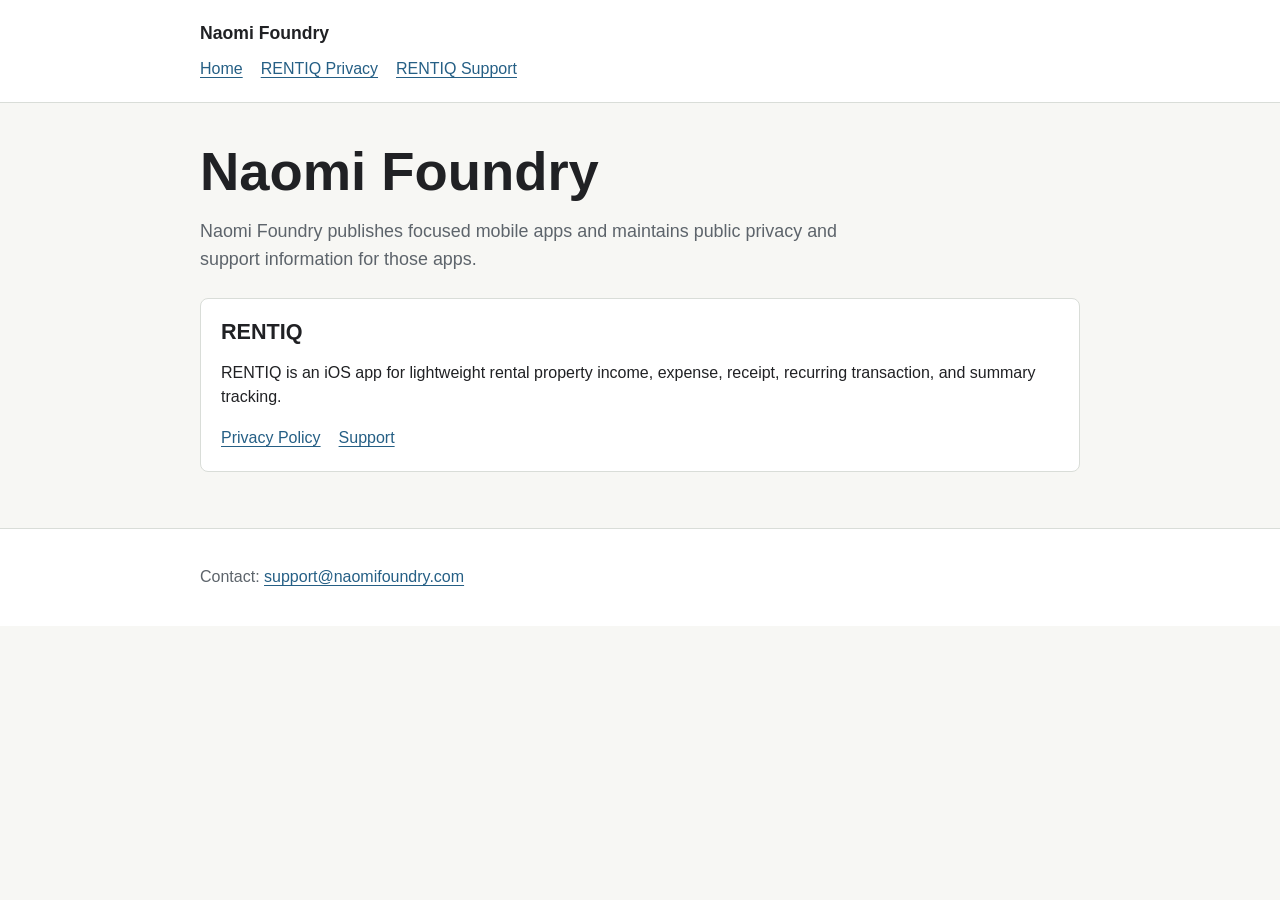
<file: index.html>
<!doctype html>
<html lang="en">
<head>
  <meta charset="utf-8">
  <meta name="viewport" content="width=device-width, initial-scale=1">
  <title>Naomi Foundry</title>
  <meta name="description" content="Public privacy and support pages for Naomi Foundry apps.">
  <link rel="canonical" href="https://www.naomifoundry.com/">
  <link rel="stylesheet" href="/assets/styles.css">
</head>
<body>
  <header class="site-header">
    <div class="wrap">
      <p class="brand">Naomi Foundry</p>
      <nav aria-label="Primary navigation">
        <a href="/">Home</a>
        <a href="/apps/rentiq/privacy/">RENTIQ Privacy</a>
        <a href="/apps/rentiq/support/">RENTIQ Support</a>
      </nav>
    </div>
  </header>

  <main>
    <div class="wrap">
      <h1>Naomi Foundry</h1>
      <p class="lede">Naomi Foundry publishes focused mobile apps and maintains public privacy and support information for those apps.</p>

      <section class="app-list" aria-label="Published apps">
        <article class="app-entry">
          <h2>RENTIQ</h2>
          <p>RENTIQ is an iOS app for lightweight rental property income, expense, receipt, recurring transaction, and summary tracking.</p>
          <div class="link-row">
            <a href="/apps/rentiq/privacy/">Privacy Policy</a>
            <a href="/apps/rentiq/support/">Support</a>
          </div>
        </article>
      </section>
    </div>
  </main>

  <footer class="site-footer">
    <div class="wrap">
      <p>Contact: <a href="mailto:support@naomifoundry.com">support@naomifoundry.com</a></p>
    </div>
  </footer>
</body>
</html>
</file>
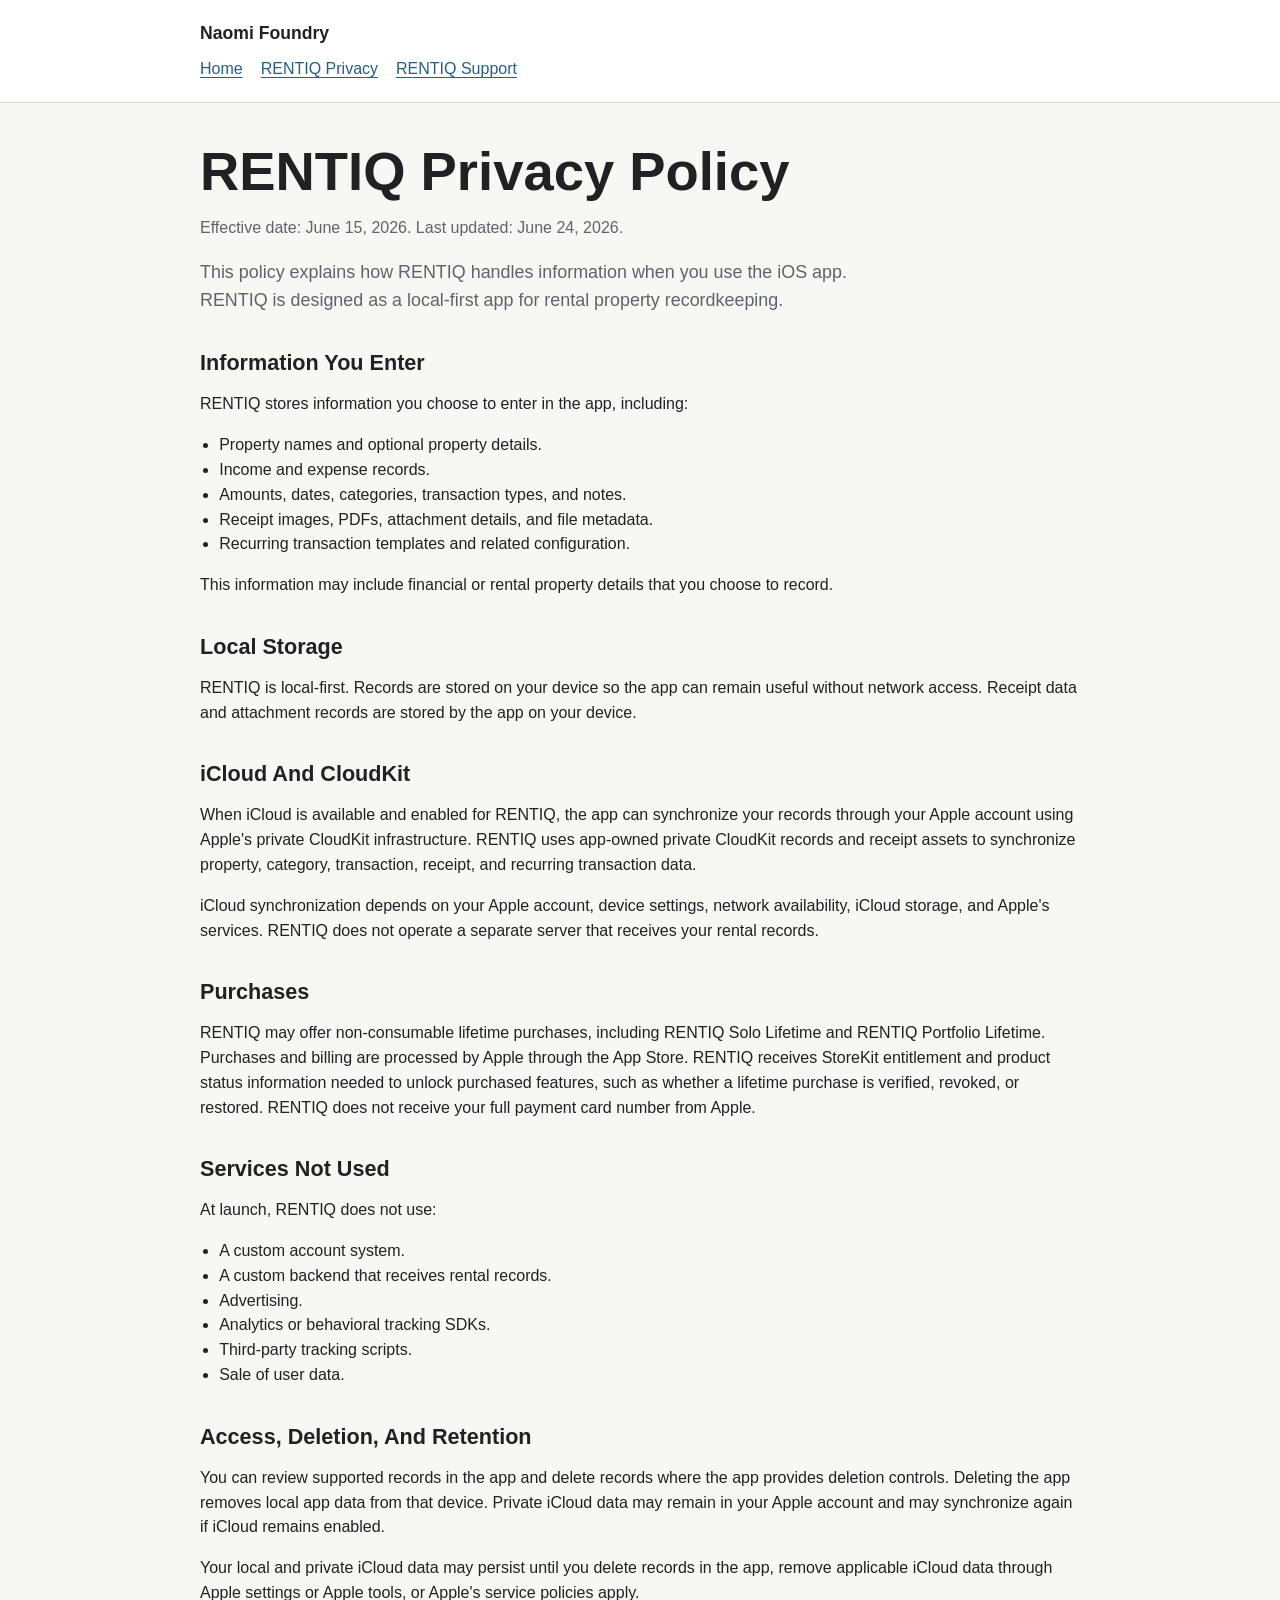
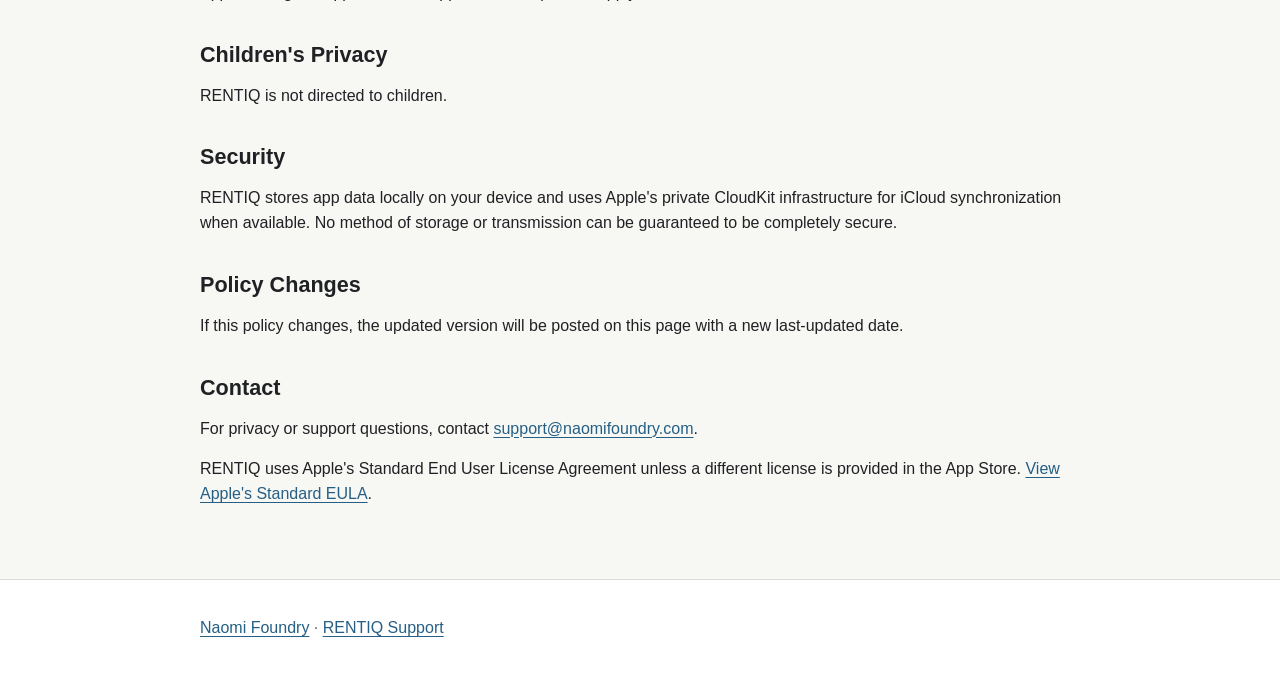
<file: apps/rentiq/privacy/index.html>
<!doctype html>
<html lang="en">
<head>
  <meta charset="utf-8">
  <meta name="viewport" content="width=device-width, initial-scale=1">
  <title>RENTIQ Privacy Policy | Naomi Foundry</title>
  <meta name="description" content="Privacy policy for RENTIQ, an iOS app published by Naomi Foundry.">
  <link rel="canonical" href="https://www.naomifoundry.com/apps/rentiq/privacy/">
  <link rel="stylesheet" href="/assets/styles.css">
</head>
<body>
  <header class="site-header">
    <div class="wrap">
      <p class="brand">Naomi Foundry</p>
      <nav aria-label="Primary navigation">
        <a href="/">Home</a>
        <a href="/apps/rentiq/privacy/" aria-current="page">RENTIQ Privacy</a>
        <a href="/apps/rentiq/support/">RENTIQ Support</a>
      </nav>
    </div>
  </header>

  <main>
    <div class="wrap">
      <h1>RENTIQ Privacy Policy</h1>
      <p class="meta">Effective date: June 15, 2026. Last updated: June 24, 2026.</p>
      <p class="lede">This policy explains how RENTIQ handles information when you use the iOS app. RENTIQ is designed as a local-first app for rental property recordkeeping.</p>

      <section>
        <h2>Information You Enter</h2>
        <p>RENTIQ stores information you choose to enter in the app, including:</p>
        <ul class="list">
          <li>Property names and optional property details.</li>
          <li>Income and expense records.</li>
          <li>Amounts, dates, categories, transaction types, and notes.</li>
          <li>Receipt images, PDFs, attachment details, and file metadata.</li>
          <li>Recurring transaction templates and related configuration.</li>
        </ul>
        <p>This information may include financial or rental property details that you choose to record.</p>
      </section>

      <section>
        <h2>Local Storage</h2>
        <p>RENTIQ is local-first. Records are stored on your device so the app can remain useful without network access. Receipt data and attachment records are stored by the app on your device.</p>
      </section>

      <section>
        <h2>iCloud And CloudKit</h2>
        <p>When iCloud is available and enabled for RENTIQ, the app can synchronize your records through your Apple account using Apple's private CloudKit infrastructure. RENTIQ uses app-owned private CloudKit records and receipt assets to synchronize property, category, transaction, receipt, and recurring transaction data.</p>
        <p>iCloud synchronization depends on your Apple account, device settings, network availability, iCloud storage, and Apple's services. RENTIQ does not operate a separate server that receives your rental records.</p>
      </section>

      <section>
        <h2>Purchases</h2>
        <p>RENTIQ may offer non-consumable lifetime purchases, including RENTIQ Solo Lifetime and RENTIQ Portfolio Lifetime. Purchases and billing are processed by Apple through the App Store. RENTIQ receives StoreKit entitlement and product status information needed to unlock purchased features, such as whether a lifetime purchase is verified, revoked, or restored. RENTIQ does not receive your full payment card number from Apple.</p>
      </section>

      <section>
        <h2>Services Not Used</h2>
        <p>At launch, RENTIQ does not use:</p>
        <ul class="list">
          <li>A custom account system.</li>
          <li>A custom backend that receives rental records.</li>
          <li>Advertising.</li>
          <li>Analytics or behavioral tracking SDKs.</li>
          <li>Third-party tracking scripts.</li>
          <li>Sale of user data.</li>
        </ul>
      </section>

      <section>
        <h2>Access, Deletion, And Retention</h2>
        <p>You can review supported records in the app and delete records where the app provides deletion controls. Deleting the app removes local app data from that device. Private iCloud data may remain in your Apple account and may synchronize again if iCloud remains enabled.</p>
        <p>Your local and private iCloud data may persist until you delete records in the app, remove applicable iCloud data through Apple settings or Apple tools, or Apple's service policies apply.</p>
      </section>

      <section>
        <h2>Children's Privacy</h2>
        <p>RENTIQ is not directed to children.</p>
      </section>

      <section>
        <h2>Security</h2>
        <p>RENTIQ stores app data locally on your device and uses Apple's private CloudKit infrastructure for iCloud synchronization when available. No method of storage or transmission can be guaranteed to be completely secure.</p>
      </section>

      <section>
        <h2>Policy Changes</h2>
        <p>If this policy changes, the updated version will be posted on this page with a new last-updated date.</p>
      </section>

      <section>
        <h2>Contact</h2>
        <p>For privacy or support questions, contact <a href="mailto:support@naomifoundry.com">support@naomifoundry.com</a>.</p>
        <p>RENTIQ uses Apple's Standard End User License Agreement unless a different license is provided in the App Store. <a href="https://www.apple.com/legal/internet-services/itunes/dev/stdeula/">View Apple's Standard EULA</a>.</p>
      </section>
    </div>
  </main>

  <footer class="site-footer">
    <div class="wrap">
      <p><a href="/">Naomi Foundry</a> · <a href="/apps/rentiq/support/">RENTIQ Support</a></p>
    </div>
  </footer>
</body>
</html>
</file>
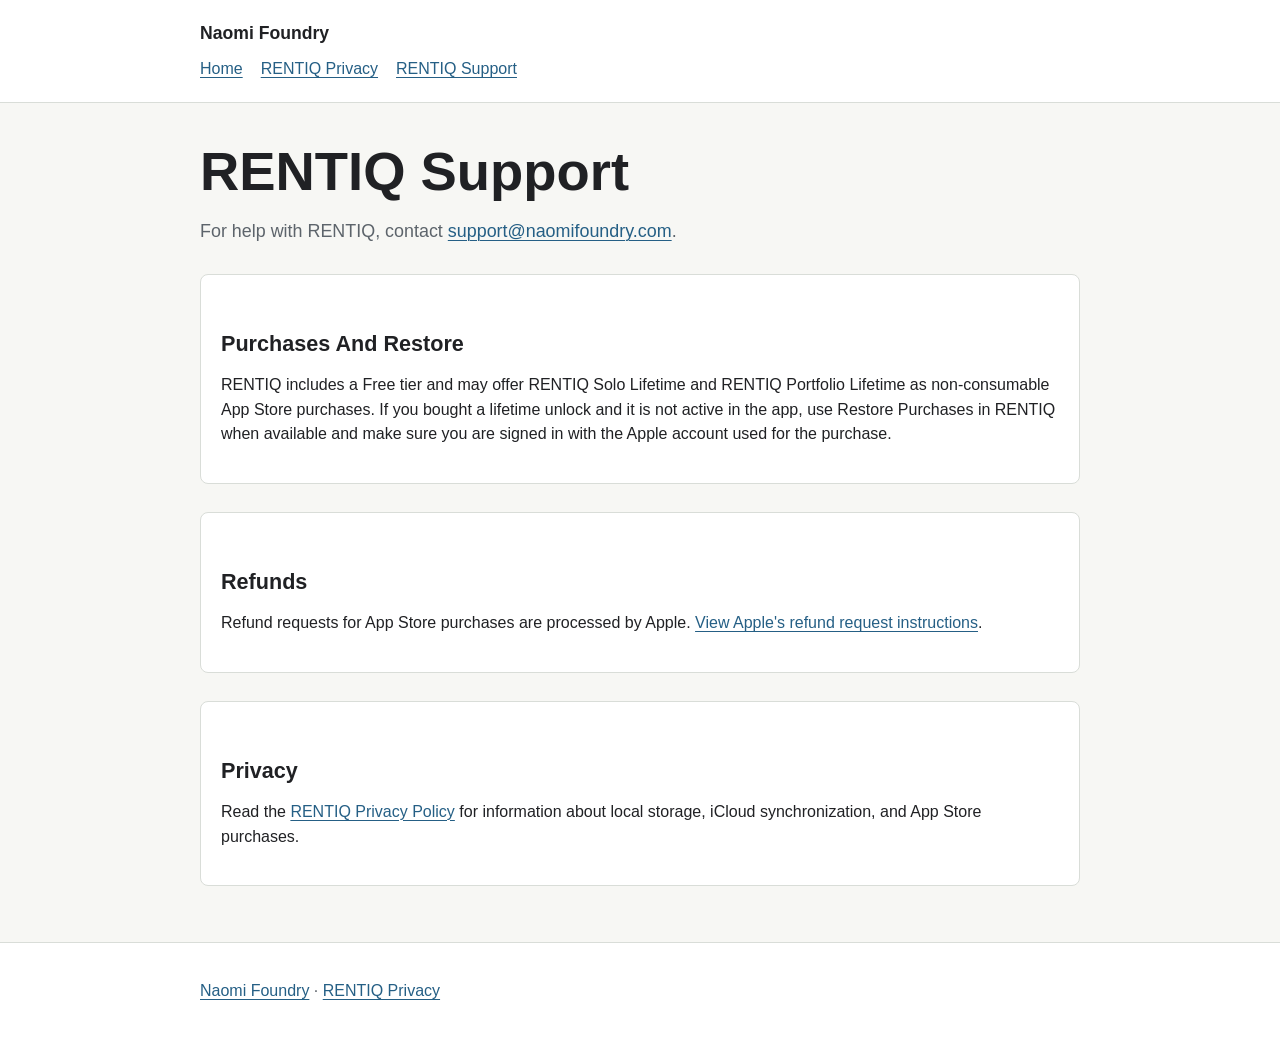
<file: apps/rentiq/support/index.html>
<!doctype html>
<html lang="en">
<head>
  <meta charset="utf-8">
  <meta name="viewport" content="width=device-width, initial-scale=1">
  <title>RENTIQ Support | Naomi Foundry</title>
  <meta name="description" content="Support information for RENTIQ, an iOS app published by Naomi Foundry.">
  <link rel="canonical" href="https://www.naomifoundry.com/apps/rentiq/support/">
  <link rel="stylesheet" href="/assets/styles.css">
</head>
<body>
  <header class="site-header">
    <div class="wrap">
      <p class="brand">Naomi Foundry</p>
      <nav aria-label="Primary navigation">
        <a href="/">Home</a>
        <a href="/apps/rentiq/privacy/">RENTIQ Privacy</a>
        <a href="/apps/rentiq/support/" aria-current="page">RENTIQ Support</a>
      </nav>
    </div>
  </header>

  <main>
    <div class="wrap">
      <h1>RENTIQ Support</h1>
      <p class="lede">For help with RENTIQ, contact <a href="mailto:support@naomifoundry.com">support@naomifoundry.com</a>.</p>

      <section class="panel">
        <h2>Purchases And Restore</h2>
        <p>RENTIQ includes a Free tier and may offer RENTIQ Solo Lifetime and RENTIQ Portfolio Lifetime as non-consumable App Store purchases. If you bought a lifetime unlock and it is not active in the app, use Restore Purchases in RENTIQ when available and make sure you are signed in with the Apple account used for the purchase.</p>
      </section>

      <section class="panel">
        <h2>Refunds</h2>
        <p>Refund requests for App Store purchases are processed by Apple. <a href="https://support.apple.com/118223">View Apple's refund request instructions</a>.</p>
      </section>

      <section class="panel">
        <h2>Privacy</h2>
        <p>Read the <a href="/apps/rentiq/privacy/">RENTIQ Privacy Policy</a> for information about local storage, iCloud synchronization, and App Store purchases.</p>
      </section>
    </div>
  </main>

  <footer class="site-footer">
    <div class="wrap">
      <p><a href="/">Naomi Foundry</a> · <a href="/apps/rentiq/privacy/">RENTIQ Privacy</a></p>
    </div>
  </footer>
</body>
</html>
</file>
<file: assets/styles.css>
:root {
  color-scheme: light dark;
  --bg: #f7f7f4;
  --surface: #ffffff;
  --text: #202124;
  --muted: #5d646b;
  --border: #d9ddd8;
  --accent: #255f85;
  --accent-strong: #16455f;
  --focus: #c2512f;
}

@media (prefers-color-scheme: dark) {
  :root {
    --bg: #151716;
    --surface: #202321;
    --text: #f2f2ee;
    --muted: #c4c9c5;
    --border: #3d443f;
    --accent: #8fc3e4;
    --accent-strong: #b7dcf1;
    --focus: #f19a72;
  }
}

* {
  box-sizing: border-box;
}

html {
  font-family: -apple-system, BlinkMacSystemFont, "Segoe UI", sans-serif;
  background: var(--bg);
  color: var(--text);
  line-height: 1.55;
}

body {
  margin: 0;
}

a {
  color: var(--accent);
  text-decoration-thickness: 0.08em;
  text-underline-offset: 0.18em;
}

a:hover {
  color: var(--accent-strong);
}

a:focus-visible {
  outline: 3px solid var(--focus);
  outline-offset: 3px;
}

.site-header,
.site-footer {
  background: var(--surface);
  border-color: var(--border);
}

.site-header {
  border-bottom: 1px solid var(--border);
}

.site-footer {
  border-top: 1px solid var(--border);
  color: var(--muted);
}

.wrap {
  width: min(100% - 32px, 880px);
  margin: 0 auto;
}

.site-header .wrap,
.site-footer .wrap {
  padding: 20px 0;
}

.brand {
  margin: 0;
  font-size: 1.1rem;
  font-weight: 700;
}

nav {
  display: flex;
  flex-wrap: wrap;
  gap: 10px 18px;
  margin-top: 10px;
}

main {
  padding: 40px 0 56px;
}

h1 {
  margin: 0 0 14px;
  font-size: clamp(2rem, 8vw, 3.4rem);
  line-height: 1.05;
}

h2 {
  margin: 36px 0 12px;
  font-size: 1.35rem;
  line-height: 1.2;
}

h3 {
  margin: 24px 0 8px;
  font-size: 1.05rem;
}

p,
li {
  font-size: 1rem;
}

.lede {
  max-width: 680px;
  color: var(--muted);
  font-size: 1.12rem;
}

.panel {
  margin-top: 28px;
  padding: 20px;
  background: var(--surface);
  border: 1px solid var(--border);
  border-radius: 8px;
}

.list {
  padding-left: 1.2rem;
}

.meta {
  color: var(--muted);
}

.app-list {
  display: grid;
  gap: 16px;
  margin-top: 24px;
}

.app-entry {
  padding: 20px;
  background: var(--surface);
  border: 1px solid var(--border);
  border-radius: 8px;
}

.app-entry h2 {
  margin-top: 0;
}

.link-row {
  display: flex;
  flex-wrap: wrap;
  gap: 10px 18px;
  margin-top: 14px;
}

@media (max-width: 520px) {
  .wrap {
    width: min(100% - 24px, 880px);
  }

  main {
    padding: 28px 0 44px;
  }

  .panel,
  .app-entry {
    padding: 16px;
  }
}
</file>
